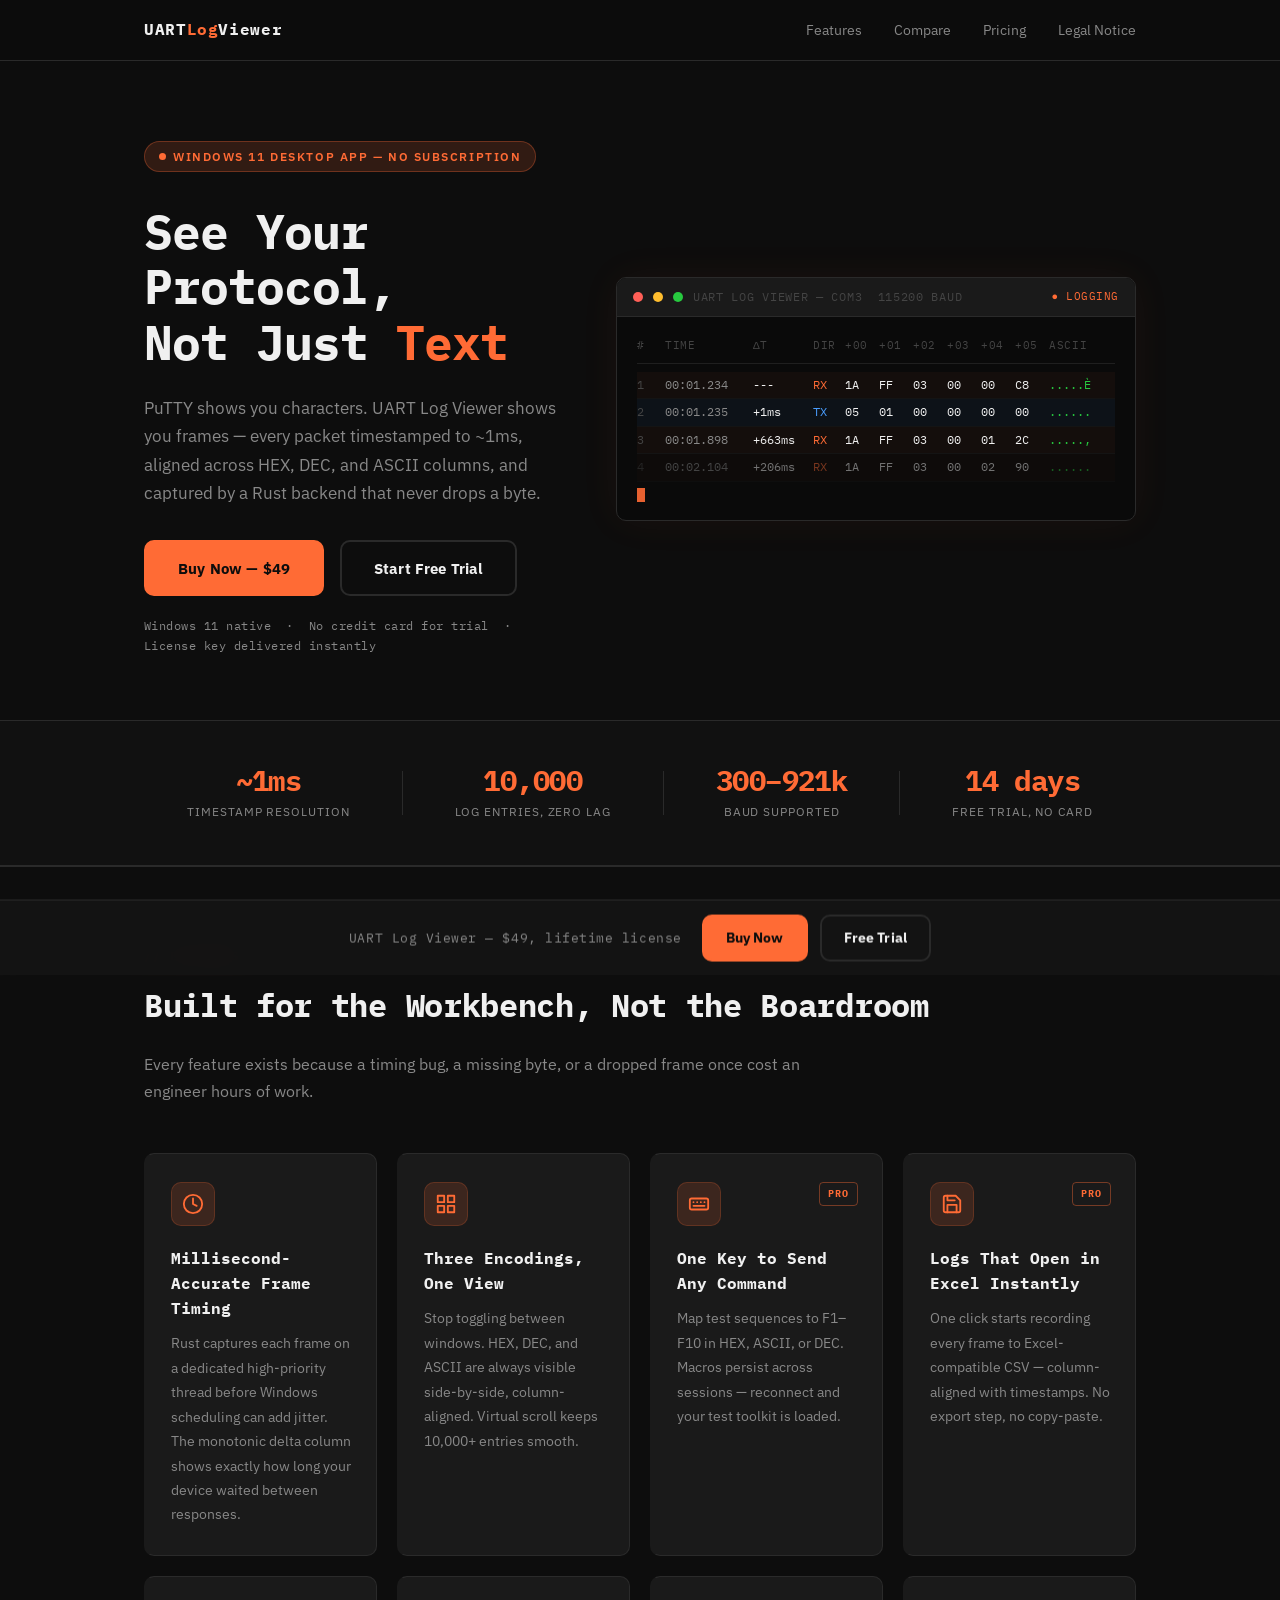
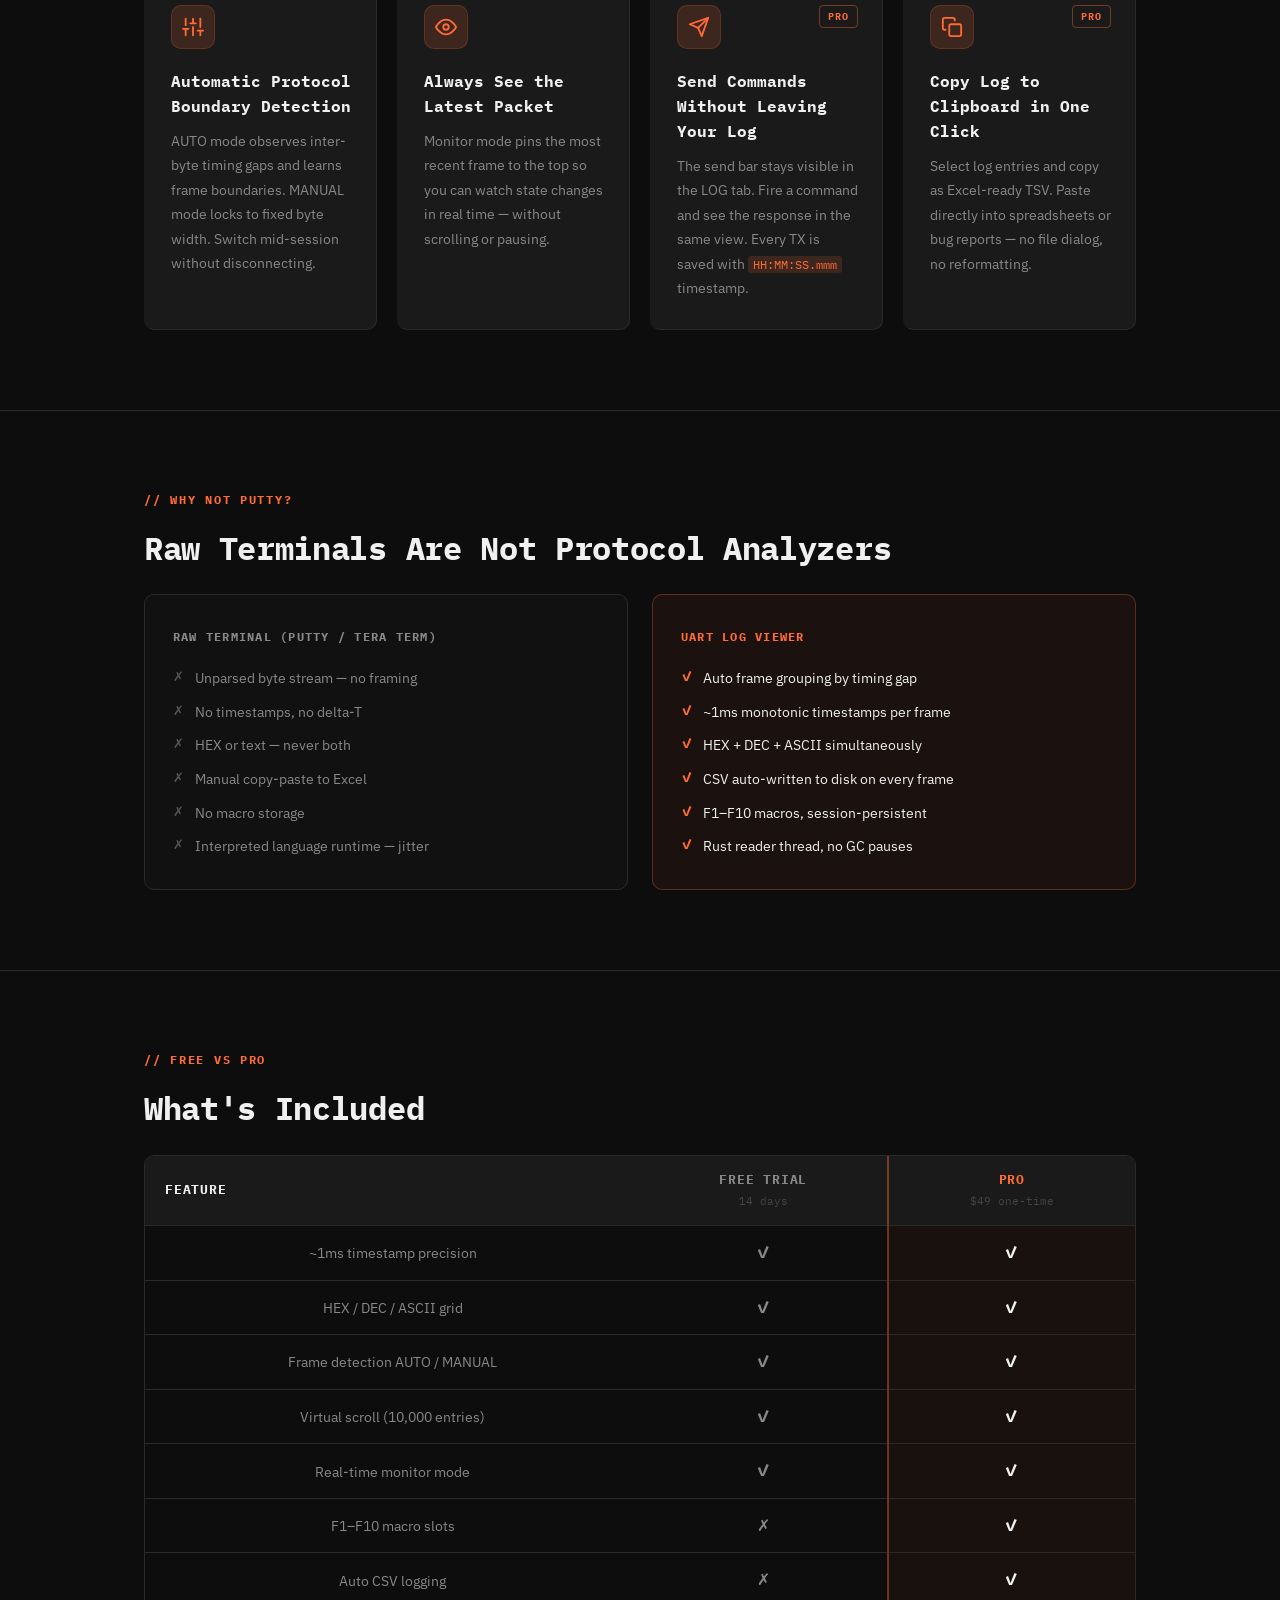
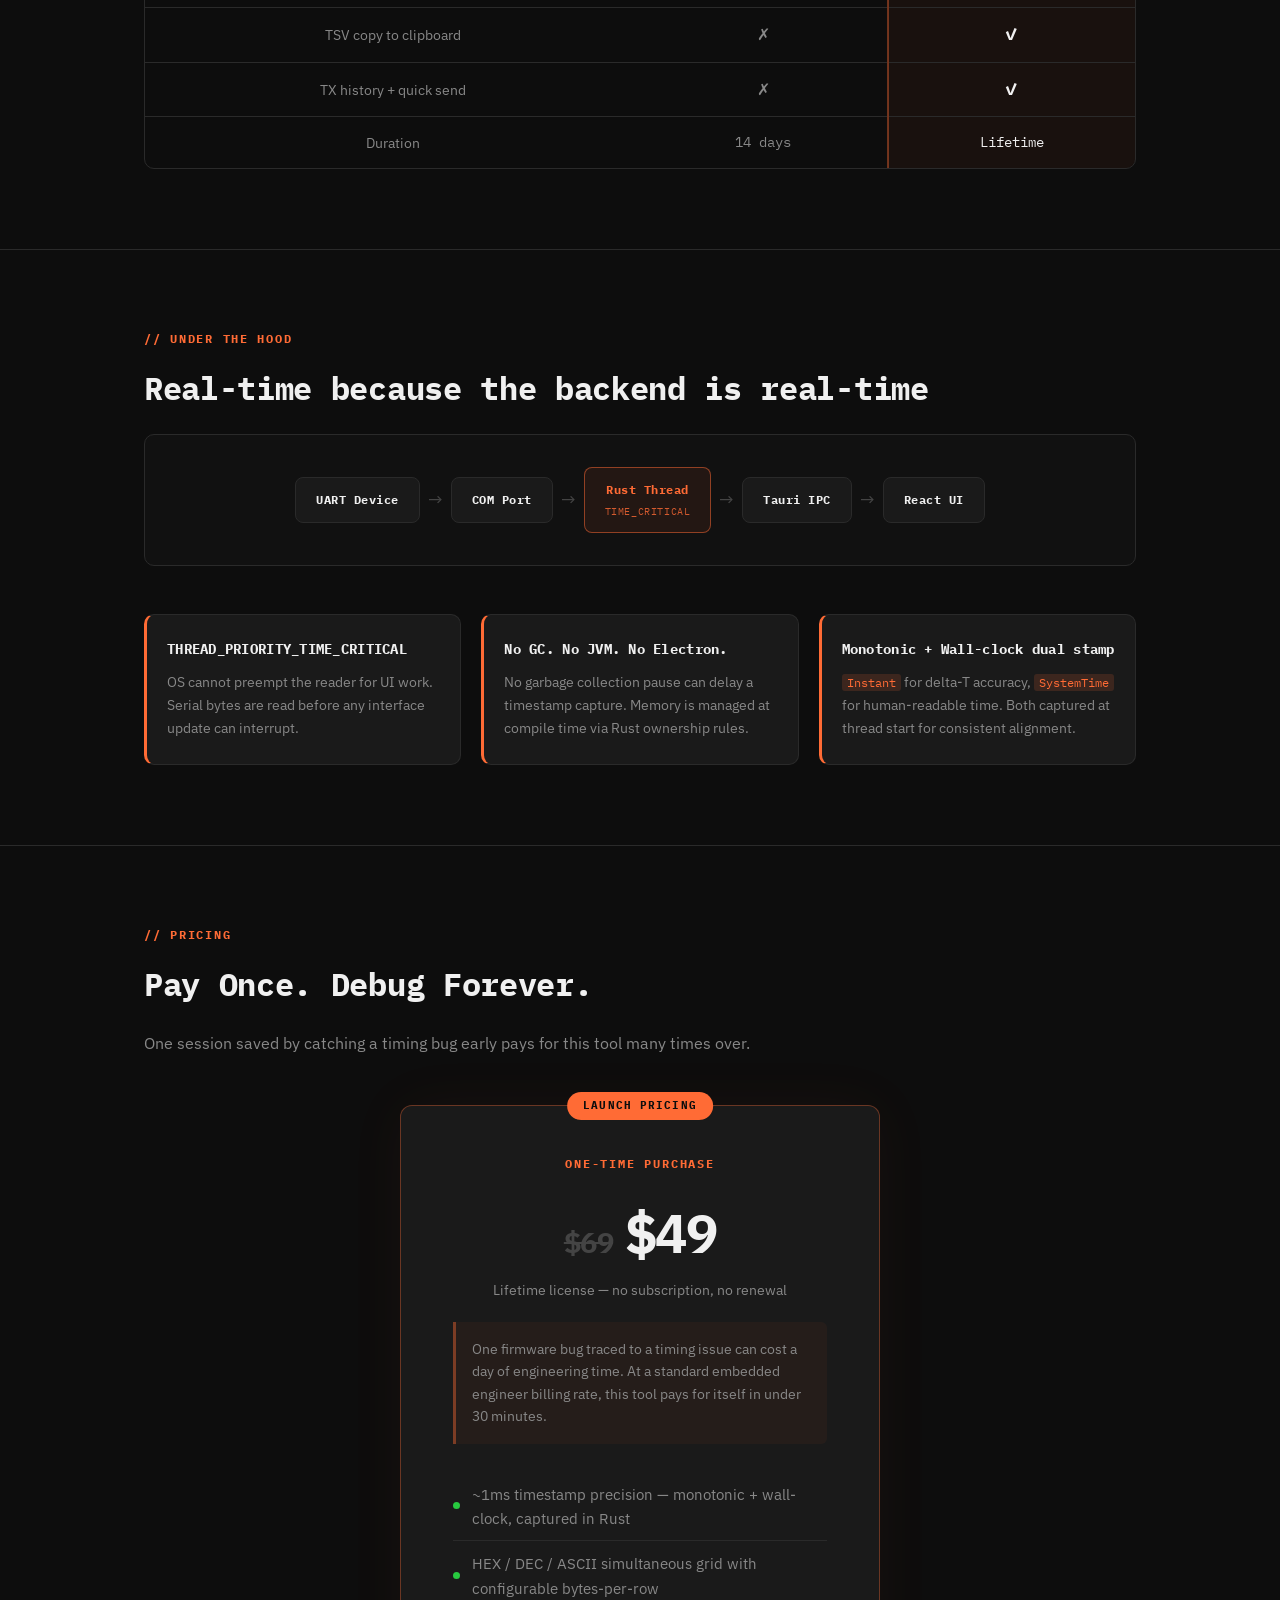
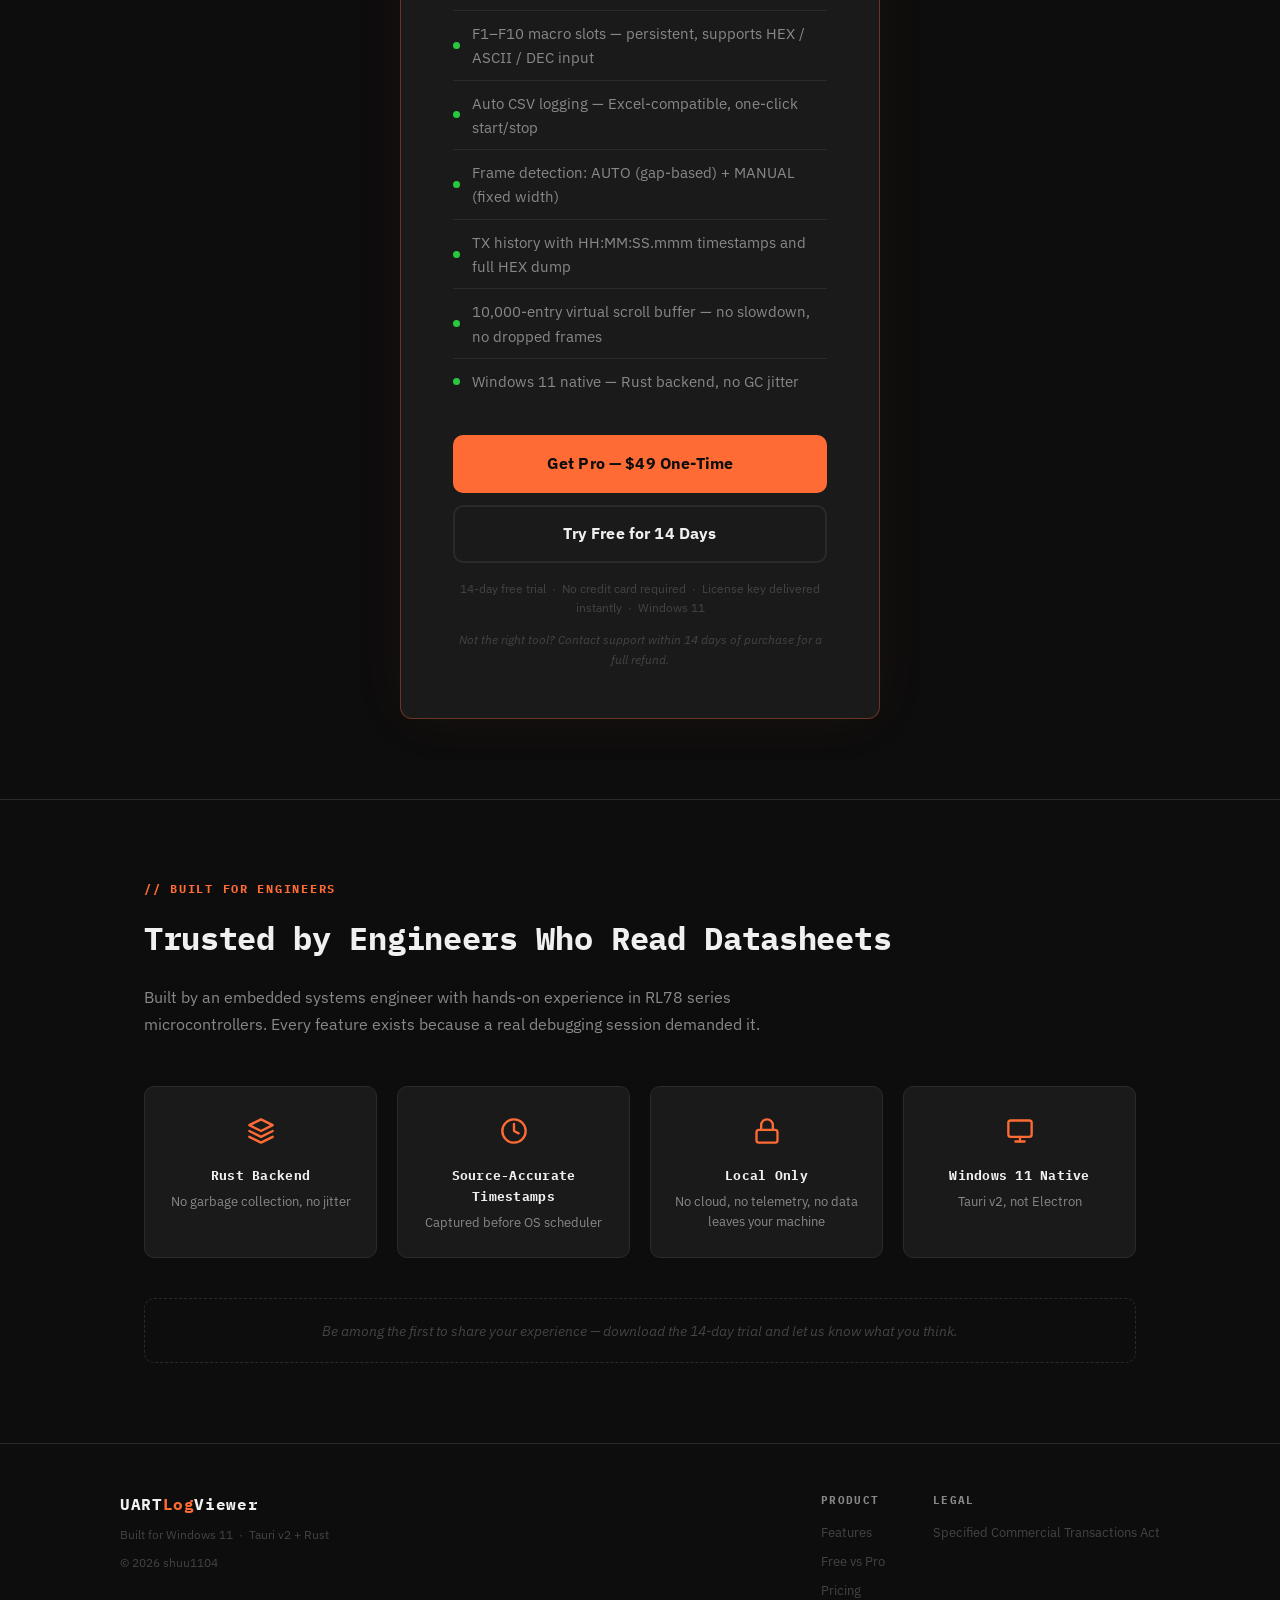
<file: index.html>
<!DOCTYPE html>
<html lang="en">
<head>
  <meta charset="UTF-8">
  <meta name="viewport" content="width=device-width, initial-scale=1.0">
  <title>UART Log Viewer — Serial Monitor for Windows</title>
  <meta name="description" content="Real-time UART serial monitor with ~1ms timestamps, HEX/DEC/ASCII grid, F1–F10 macros &amp; auto CSV logging. Windows 11 native. $49 one-time. 14-day free trial.">
  <meta property="og:title" content="UART Log Viewer — Serial Monitor for Embedded Engineers">
  <meta property="og:description" content="Stop guessing. See every UART frame timestamped to ~1ms, aligned in HEX/DEC/ASCII, and ready to export. Built in Rust for Windows 11. $49 one-time license.">
  <meta property="og:type" content="website">
  <link rel="preconnect" href="https://fonts.googleapis.com">
  <link rel="preconnect" href="https://fonts.gstatic.com" crossorigin>
  <link href="https://fonts.googleapis.com/css2?family=IBM+Plex+Mono:wght@400;600&family=IBM+Plex+Sans:wght@400;500;700&display=swap" rel="stylesheet">
  <link rel="stylesheet" href="style.css">
  <noscript><style>.reveal { opacity: 1 !important; transform: none !important; }</style></noscript>
</head>
<body>

  <!-- Navigation -->
  <nav class="nav" aria-label="Main navigation">
    <div class="nav-inner">
      <a href="index.html" class="nav-logo">UART<span>Log</span>Viewer</a>
      <ul class="nav-links">
        <li><a href="#features">Features</a></li>
        <li><a href="#compare">Compare</a></li>
        <li><a href="#pricing">Pricing</a></li>
        <li><a href="tokushoho.html">Legal Notice</a></li>
      </ul>
    </div>
  </nav>

  <!-- Hero -->
  <div class="hero">
    <div class="hero-content">
      <span class="hero-eyebrow">Windows 11 Desktop App — No Subscription</span>
      <h1 class="hero-title">See Your Protocol,<br>Not Just <span class="accent">Text</span></h1>
      <p class="hero-subtitle">PuTTY shows you characters. UART Log Viewer shows you frames &mdash; every packet timestamped to ~1ms, aligned across HEX, DEC, and ASCII columns, and captured by a Rust backend that never drops a byte.</p>
      <div class="hero-cta">
        <a href="#pricing" class="btn btn-primary">Buy Now &mdash; $49</a>
        <a href="#pricing" class="btn btn-outline">Start Free Trial</a>
      </div>
      <p class="hero-platform">Windows 11 native &nbsp;&middot;&nbsp; No credit card for trial &nbsp;&middot;&nbsp; License key delivered instantly</p>
    </div>
    <div class="hero-visual">
      <!-- Terminal mock -->
      <div class="hero-terminal" role="img" aria-label="Sample UART log output showing grid columns with HEX bytes, timestamps, direction, and ASCII">
        <div class="terminal-titlebar" aria-hidden="true">
          <span class="terminal-dot terminal-dot-red"></span>
          <span class="terminal-dot terminal-dot-yellow"></span>
          <span class="terminal-dot terminal-dot-green"></span>
          <span class="terminal-title">UART Log Viewer &mdash; COM3 &nbsp;115200 baud</span>
          <span class="terminal-status">&#9679; LOGGING</span>
        </div>
        <div class="terminal-body" aria-hidden="true">
          <div class="terminal-header-row">
            <span>#</span>
            <span>TIME</span>
            <span>&Delta;T</span>
            <span>DIR</span>
            <span>+00</span>
            <span>+01</span>
            <span>+02</span>
            <span>+03</span>
            <span>+04</span>
            <span>+05</span>
            <span>ASCII</span>
          </div>
          <div class="terminal-row terminal-row-rx">
            <span class="t-row-num">1</span>
            <span class="t-time">00:01.234</span>
            <span class="t-delta">---</span>
            <span class="t-dir-rx">RX</span>
            <span class="t-hex">1A</span>
            <span class="t-hex">FF</span>
            <span class="t-hex">03</span>
            <span class="t-hex">00</span>
            <span class="t-hex">00</span>
            <span class="t-hex">C8</span>
            <span class="t-ascii">.....&Egrave;</span>
          </div>
          <div class="terminal-row terminal-row-tx">
            <span class="t-row-num">2</span>
            <span class="t-time">00:01.235</span>
            <span class="t-delta">+1ms</span>
            <span class="t-dir-tx">TX</span>
            <span class="t-hex">05</span>
            <span class="t-hex">01</span>
            <span class="t-hex">00</span>
            <span class="t-hex">00</span>
            <span class="t-hex">00</span>
            <span class="t-hex">00</span>
            <span class="t-ascii">......</span>
          </div>
          <div class="terminal-row terminal-row-rx">
            <span class="t-row-num">3</span>
            <span class="t-time">00:01.898</span>
            <span class="t-delta">+663ms</span>
            <span class="t-dir-rx">RX</span>
            <span class="t-hex">1A</span>
            <span class="t-hex">FF</span>
            <span class="t-hex">03</span>
            <span class="t-hex">00</span>
            <span class="t-hex">01</span>
            <span class="t-hex">2C</span>
            <span class="t-ascii">.....,</span>
          </div>
          <div class="terminal-row terminal-row-rx terminal-row-faded">
            <span class="t-row-num">4</span>
            <span class="t-time">00:02.104</span>
            <span class="t-delta">+206ms</span>
            <span class="t-dir-rx">RX</span>
            <span class="t-hex">1A</span>
            <span class="t-hex">FF</span>
            <span class="t-hex">03</span>
            <span class="t-hex">00</span>
            <span class="t-hex">02</span>
            <span class="t-hex">90</span>
            <span class="t-ascii">......</span>
          </div>
          <div class="terminal-row terminal-cursor-row">
            <span class="terminal-cursor"></span>
          </div>
        </div>
      </div>
    </div>
  </div>

  <!-- Specs Strip -->
  <div class="specs-strip">
    <div class="specs-inner">
      <div class="spec-item">
        <span class="spec-val">~1ms</span>
        <span class="spec-label">Timestamp Resolution</span>
      </div>
      <div class="spec-divider"></div>
      <div class="spec-item">
        <span class="spec-val">10,000</span>
        <span class="spec-label">Log Entries, Zero Lag</span>
      </div>
      <div class="spec-divider"></div>
      <div class="spec-item">
        <span class="spec-val">300&ndash;921k</span>
        <span class="spec-label">Baud Supported</span>
      </div>
      <div class="spec-divider"></div>
      <div class="spec-item">
        <span class="spec-val">14 days</span>
        <span class="spec-label">Free Trial, No Card</span>
      </div>
    </div>
  </div>

  <hr class="divider">

  <!-- Features -->
  <section id="features">
    <p class="section-label">// Features</p>
    <h2 class="section-title">Built for the Workbench, Not the Boardroom</h2>
    <p class="section-subhead">Every feature exists because a timing bug, a missing byte, or a dropped frame once cost an engineer hours of work.</p>
    <div class="features-grid">

      <div class="feature-card reveal">
        <div class="feature-card-header">
          <div class="feature-icon-wrap" aria-hidden="true">
            <svg viewBox="0 0 24 24"><circle cx="12" cy="12" r="10"/><polyline points="12 6 12 12 16 14"/></svg>
          </div>
        </div>
        <h3 class="feature-title">Millisecond-Accurate Frame Timing</h3>
        <p class="feature-desc">Rust captures each frame on a dedicated high-priority thread before Windows scheduling can add jitter. The monotonic delta column shows exactly how long your device waited between responses.</p>
      </div>

      <div class="feature-card reveal">
        <div class="feature-card-header">
          <div class="feature-icon-wrap" aria-hidden="true">
            <svg viewBox="0 0 24 24"><rect x="3" y="3" width="7" height="7"/><rect x="14" y="3" width="7" height="7"/><rect x="14" y="14" width="7" height="7"/><rect x="3" y="14" width="7" height="7"/></svg>
          </div>
        </div>
        <h3 class="feature-title">Three Encodings, One View</h3>
        <p class="feature-desc">Stop toggling between windows. HEX, DEC, and ASCII are always visible side-by-side, column-aligned. Virtual scroll keeps 10,000+ entries smooth.</p>
      </div>

      <div class="feature-card reveal">
        <div class="feature-card-header">
          <div class="feature-icon-wrap" aria-hidden="true">
            <svg viewBox="0 0 24 24"><rect x="2" y="6" width="20" height="12" rx="2" ry="2"/><line x1="6" y1="10" x2="6" y2="10"/><line x1="10" y1="10" x2="10" y2="10"/><line x1="14" y1="10" x2="14" y2="10"/><line x1="18" y1="10" x2="18" y2="10"/><line x1="6" y1="14" x2="18" y2="14"/></svg>
          </div>
          <span class="feature-pro-badge">PRO</span>
        </div>
        <h3 class="feature-title">One Key to Send Any Command</h3>
        <p class="feature-desc">Map test sequences to F1&ndash;F10 in HEX, ASCII, or DEC. Macros persist across sessions &mdash; reconnect and your test toolkit is loaded.</p>
      </div>

      <div class="feature-card reveal">
        <div class="feature-card-header">
          <div class="feature-icon-wrap" aria-hidden="true">
            <svg viewBox="0 0 24 24"><path d="M19 21H5a2 2 0 0 1-2-2V5a2 2 0 0 1 2-2h11l5 5v11a2 2 0 0 1-2 2z"/><polyline points="17 21 17 13 7 13 7 21"/><polyline points="7 3 7 8 15 8"/></svg>
          </div>
          <span class="feature-pro-badge">PRO</span>
        </div>
        <h3 class="feature-title">Logs That Open in Excel Instantly</h3>
        <p class="feature-desc">One click starts recording every frame to Excel-compatible CSV &mdash; column-aligned with timestamps. No export step, no copy-paste.</p>
      </div>

      <div class="feature-card reveal">
        <div class="feature-card-header">
          <div class="feature-icon-wrap" aria-hidden="true">
            <svg viewBox="0 0 24 24"><line x1="4" y1="21" x2="4" y2="14"/><line x1="4" y1="10" x2="4" y2="3"/><line x1="12" y1="21" x2="12" y2="12"/><line x1="12" y1="8" x2="12" y2="3"/><line x1="20" y1="21" x2="20" y2="16"/><line x1="20" y1="12" x2="20" y2="3"/><line x1="1" y1="14" x2="7" y2="14"/><line x1="9" y1="8" x2="15" y2="8"/><line x1="17" y1="16" x2="23" y2="16"/></svg>
          </div>
        </div>
        <h3 class="feature-title">Automatic Protocol Boundary Detection</h3>
        <p class="feature-desc">AUTO mode observes inter-byte timing gaps and learns frame boundaries. MANUAL mode locks to fixed byte width. Switch mid-session without disconnecting.</p>
      </div>

      <div class="feature-card reveal">
        <div class="feature-card-header">
          <div class="feature-icon-wrap" aria-hidden="true">
            <svg viewBox="0 0 24 24"><path d="M1 12s4-8 11-8 11 8 11 8-4 8-11 8-11-8-11-8z"/><circle cx="12" cy="12" r="3"/></svg>
          </div>
        </div>
        <h3 class="feature-title">Always See the Latest Packet</h3>
        <p class="feature-desc">Monitor mode pins the most recent frame to the top so you can watch state changes in real time &mdash; without scrolling or pausing.</p>
      </div>

      <div class="feature-card reveal">
        <div class="feature-card-header">
          <div class="feature-icon-wrap" aria-hidden="true">
            <svg viewBox="0 0 24 24"><line x1="22" y1="2" x2="11" y2="13"/><polygon points="22 2 15 22 11 13 2 9 22 2"/></svg>
          </div>
          <span class="feature-pro-badge">PRO</span>
        </div>
        <h3 class="feature-title">Send Commands Without Leaving Your Log</h3>
        <p class="feature-desc">The send bar stays visible in the LOG tab. Fire a command and see the response in the same view. Every TX is saved with <code>HH:MM:SS.mmm</code> timestamp.</p>
      </div>

      <div class="feature-card reveal">
        <div class="feature-card-header">
          <div class="feature-icon-wrap" aria-hidden="true">
            <svg viewBox="0 0 24 24"><rect x="9" y="9" width="13" height="13" rx="2" ry="2"/><path d="M5 15H4a2 2 0 0 1-2-2V4a2 2 0 0 1 2-2h9a2 2 0 0 1 2 2v1"/></svg>
          </div>
          <span class="feature-pro-badge">PRO</span>
        </div>
        <h3 class="feature-title">Copy Log to Clipboard in One Click</h3>
        <p class="feature-desc">Select log entries and copy as Excel-ready TSV. Paste directly into spreadsheets or bug reports &mdash; no file dialog, no reformatting.</p>
      </div>

    </div>
  </section>

  <hr class="divider">

  <!-- Why Not PuTTY -->
  <section id="compare">
    <p class="section-label">// Why Not PuTTY?</p>
    <h2 class="section-title">Raw Terminals Are Not Protocol Analyzers</h2>
    <div class="vs-grid">
      <div class="vs-panel vs-panel-old reveal">
        <p class="vs-panel-label">Raw Terminal (PuTTY / Tera Term)</p>
        <ul class="vs-list">
          <li class="vs-item-bad">Unparsed byte stream &mdash; no framing</li>
          <li class="vs-item-bad">No timestamps, no delta-T</li>
          <li class="vs-item-bad">HEX or text &mdash; never both</li>
          <li class="vs-item-bad">Manual copy-paste to Excel</li>
          <li class="vs-item-bad">No macro storage</li>
          <li class="vs-item-bad">Interpreted language runtime &mdash; jitter</li>
        </ul>
      </div>
      <div class="vs-panel vs-panel-new reveal">
        <p class="vs-panel-label">UART Log Viewer</p>
        <ul class="vs-list">
          <li class="vs-item-good">Auto frame grouping by timing gap</li>
          <li class="vs-item-good">~1ms monotonic timestamps per frame</li>
          <li class="vs-item-good">HEX + DEC + ASCII simultaneously</li>
          <li class="vs-item-good">CSV auto-written to disk on every frame</li>
          <li class="vs-item-good">F1&ndash;F10 macros, session-persistent</li>
          <li class="vs-item-good">Rust reader thread, no GC pauses</li>
        </ul>
      </div>
    </div>
  </section>

  <hr class="divider">

  <!-- Free vs Pro Comparison Table -->
  <section id="free-vs-pro">
    <p class="section-label">// Free vs Pro</p>
    <h2 class="section-title">What's Included</h2>
    <div class="compare-table-wrap reveal" tabindex="0">
      <table class="compare-table" role="table">
        <thead>
          <tr>
            <th class="compare-feature-col">Feature</th>
            <th class="compare-free-col">Free Trial<br><span class="compare-col-sub">14 days</span></th>
            <th class="compare-pro-col">Pro<br><span class="compare-col-sub">$49 one-time</span></th>
          </tr>
        </thead>
        <tbody>
          <tr>
            <td>~1ms timestamp precision</td>
            <td class="compare-check">&#10003;</td>
            <td class="compare-check compare-pro-col">&#10003;</td>
          </tr>
          <tr>
            <td>HEX / DEC / ASCII grid</td>
            <td class="compare-check">&#10003;</td>
            <td class="compare-check compare-pro-col">&#10003;</td>
          </tr>
          <tr>
            <td>Frame detection AUTO / MANUAL</td>
            <td class="compare-check">&#10003;</td>
            <td class="compare-check compare-pro-col">&#10003;</td>
          </tr>
          <tr>
            <td>Virtual scroll (10,000 entries)</td>
            <td class="compare-check">&#10003;</td>
            <td class="compare-check compare-pro-col">&#10003;</td>
          </tr>
          <tr>
            <td>Real-time monitor mode</td>
            <td class="compare-check">&#10003;</td>
            <td class="compare-check compare-pro-col">&#10003;</td>
          </tr>
          <tr>
            <td>F1&ndash;F10 macro slots</td>
            <td class="compare-cross">&#10007;</td>
            <td class="compare-check compare-pro-col">&#10003;</td>
          </tr>
          <tr>
            <td>Auto CSV logging</td>
            <td class="compare-cross">&#10007;</td>
            <td class="compare-check compare-pro-col">&#10003;</td>
          </tr>
          <tr>
            <td>TSV copy to clipboard</td>
            <td class="compare-cross">&#10007;</td>
            <td class="compare-check compare-pro-col">&#10003;</td>
          </tr>
          <tr>
            <td>TX history + quick send</td>
            <td class="compare-cross">&#10007;</td>
            <td class="compare-check compare-pro-col">&#10003;</td>
          </tr>
          <tr class="compare-duration-row">
            <td>Duration</td>
            <td class="compare-duration">14 days</td>
            <td class="compare-duration compare-pro-col">Lifetime</td>
          </tr>
        </tbody>
      </table>
    </div>
  </section>

  <hr class="divider">

  <!-- Architecture Section -->
  <section id="architecture">
    <p class="section-label">// Under the Hood</p>
    <h2 class="section-title">Real-time because the backend is real-time</h2>
    <div class="arch-flow" aria-label="Architecture data flow diagram">
      <div class="arch-node">
        <span class="arch-node-label">UART Device</span>
      </div>
      <div class="arch-arrow" aria-hidden="true">&#8594;</div>
      <div class="arch-node">
        <span class="arch-node-label">COM Port</span>
      </div>
      <div class="arch-arrow" aria-hidden="true">&#8594;</div>
      <div class="arch-node arch-node-highlight">
        <span class="arch-node-label">Rust Thread</span>
        <span class="arch-node-sub">TIME_CRITICAL</span>
      </div>
      <div class="arch-arrow" aria-hidden="true">&#8594;</div>
      <div class="arch-node">
        <span class="arch-node-label">Tauri IPC</span>
      </div>
      <div class="arch-arrow" aria-hidden="true">&#8594;</div>
      <div class="arch-node">
        <span class="arch-node-label">React UI</span>
      </div>
    </div>
    <div class="arch-facts">
      <div class="arch-fact reveal">
        <p class="arch-fact-title">THREAD_PRIORITY_TIME_CRITICAL</p>
        <p class="arch-fact-desc">OS cannot preempt the reader for UI work. Serial bytes are read before any interface update can interrupt.</p>
      </div>
      <div class="arch-fact reveal">
        <p class="arch-fact-title">No GC. No JVM. No Electron.</p>
        <p class="arch-fact-desc">No garbage collection pause can delay a timestamp capture. Memory is managed at compile time via Rust ownership rules.</p>
      </div>
      <div class="arch-fact reveal">
        <p class="arch-fact-title">Monotonic + Wall-clock dual stamp</p>
        <p class="arch-fact-desc"><code>Instant</code> for delta-T accuracy, <code>SystemTime</code> for human-readable time. Both captured at thread start for consistent alignment.</p>
      </div>
    </div>
  </section>

  <hr class="divider">

  <!-- Pricing -->
  <section id="pricing">
    <p class="section-label">// Pricing</p>
    <h2 class="section-title">Pay Once. Debug Forever.</h2>
    <p class="section-subhead">One session saved by catching a timing bug early pays for this tool many times over.</p>
    <div class="pricing-wrapper">
      <div class="pricing-card">
        <span class="pricing-badge">Launch Pricing</span>
        <p class="pricing-label">One-Time Purchase</p>
        <div class="pricing-price-row">
          <span class="pricing-price-old">$69</span>
          <span class="pricing-price">$49</span>
        </div>
        <p class="pricing-price-note">Lifetime license &mdash; no subscription, no renewal</p>
        <p class="pricing-value-anchor">One firmware bug traced to a timing issue can cost a day of engineering time. At a standard embedded engineer billing rate, this tool pays for itself in under 30 minutes.</p>
        <ul class="pricing-features">
          <li>~1ms timestamp precision &mdash; monotonic + wall-clock, captured in Rust</li>
          <li>HEX / DEC / ASCII simultaneous grid with configurable bytes-per-row</li>
          <li>F1&ndash;F10 macro slots &mdash; persistent, supports HEX / ASCII / DEC input</li>
          <li>Auto CSV logging &mdash; Excel-compatible, one-click start/stop</li>
          <li>Frame detection: AUTO (gap-based) + MANUAL (fixed width)</li>
          <li>TX history with HH:MM:SS.mmm timestamps and full HEX dump</li>
          <li>10,000-entry virtual scroll buffer &mdash; no slowdown, no dropped frames</li>
          <li>Windows 11 native &mdash; Rust backend, no GC jitter</li>
        </ul>
        <a href="#pricing" class="btn btn-primary">Get Pro &mdash; $49 One-Time</a>
        <a href="#pricing" class="btn btn-outline pricing-trial-btn">Try Free for 14 Days</a>
        <p class="pricing-trial-note">14-day free trial &nbsp;&middot;&nbsp; No credit card required &nbsp;&middot;&nbsp; License key delivered instantly &nbsp;&middot;&nbsp; Windows 11</p>
        <p class="pricing-refund">Not the right tool? Contact support within 14 days of purchase for a full refund.</p>
      </div>
    </div>
  </section>

  <hr class="divider">

  <!-- Trust Section -->
  <section id="trust">
    <p class="section-label">// Built for Engineers</p>
    <h2 class="section-title">Trusted by Engineers Who Read Datasheets</h2>
    <p class="trust-credibility">Built by an embedded systems engineer with hands-on experience in RL78 series microcontrollers. Every feature exists because a real debugging session demanded it.</p>
    <div class="trust-badges">
      <div class="trust-badge reveal">
        <div class="trust-badge-icon" aria-hidden="true">
          <svg viewBox="0 0 24 24"><path d="M12 2L2 7l10 5 10-5-10-5z"/><path d="M2 17l10 5 10-5"/><path d="M2 12l10 5 10-5"/></svg>
        </div>
        <p class="trust-badge-label">Rust Backend</p>
        <p class="trust-badge-sub">No garbage collection, no jitter</p>
      </div>
      <div class="trust-badge reveal">
        <div class="trust-badge-icon" aria-hidden="true">
          <svg viewBox="0 0 24 24"><circle cx="12" cy="12" r="10"/><polyline points="12 6 12 12 16 14"/></svg>
        </div>
        <p class="trust-badge-label">Source-Accurate Timestamps</p>
        <p class="trust-badge-sub">Captured before OS scheduler</p>
      </div>
      <div class="trust-badge reveal">
        <div class="trust-badge-icon" aria-hidden="true">
          <svg viewBox="0 0 24 24"><rect x="3" y="11" width="18" height="11" rx="2" ry="2"/><path d="M7 11V7a5 5 0 0 1 10 0v4"/></svg>
        </div>
        <p class="trust-badge-label">Local Only</p>
        <p class="trust-badge-sub">No cloud, no telemetry, no data leaves your machine</p>
      </div>
      <div class="trust-badge reveal">
        <div class="trust-badge-icon" aria-hidden="true">
          <svg viewBox="0 0 24 24"><rect x="2" y="3" width="20" height="14" rx="2" ry="2"/><line x1="8" y1="21" x2="16" y2="21"/><line x1="12" y1="17" x2="12" y2="21"/></svg>
        </div>
        <p class="trust-badge-label">Windows 11 Native</p>
        <p class="trust-badge-sub">Tauri v2, not Electron</p>
      </div>
    </div>
    <p class="trust-placeholder">Be among the first to share your experience &mdash; download the 14-day trial and let us know what you think.</p>
  </section>

  <!-- Footer -->
  <footer>
    <div class="footer-inner footer-structured">
      <div class="footer-brand">
        <a href="index.html" class="nav-logo">UART<span>Log</span>Viewer</a>
        <p class="footer-tagline">Built for Windows 11 &nbsp;&middot;&nbsp; Tauri v2 + Rust</p>
        <p class="footer-copy">&copy; 2026 shuu1104</p>
      </div>
      <div class="footer-cols">
        <div class="footer-col">
          <p class="footer-col-heading">Product</p>
          <nav aria-label="Product links">
            <a href="#features">Features</a>
            <a href="#free-vs-pro">Free vs Pro</a>
            <a href="#pricing">Pricing</a>
          </nav>
        </div>
        <div class="footer-col">
          <p class="footer-col-heading">Legal</p>
          <nav aria-label="Legal links">
            <a href="tokushoho.html">Specified Commercial Transactions Act</a>
          </nav>
        </div>
      </div>
    </div>
  </footer>

  <!-- Sticky CTA Bar -->
  <div class="sticky-cta" id="sticky-cta" aria-hidden="true" aria-label="Purchase prompt">
    <span class="sticky-cta-text">UART Log Viewer &mdash; $49, lifetime license</span>
    <div class="sticky-cta-buttons">
      <a href="#pricing" class="btn btn-primary sticky-btn" tabindex="-1">Buy Now</a>
      <a href="#pricing" class="btn btn-outline sticky-btn" tabindex="-1">Free Trial</a>
    </div>
  </div>

  <script>
    // Sticky CTA — show after hero scrolls out of view
    (function () {
      var hero = document.querySelector('.hero');
      var bar = document.getElementById('sticky-cta');
      if (!hero || !bar) return;
      var stickyBtns = bar.querySelectorAll('.sticky-btn');

      function setVisible(visible) {
        if (visible) {
          bar.classList.add('sticky-cta-visible');
          bar.setAttribute('aria-hidden', 'false');
          stickyBtns.forEach(function (btn) { btn.setAttribute('tabindex', '0'); });
        } else {
          bar.classList.remove('sticky-cta-visible');
          bar.setAttribute('aria-hidden', 'true');
          stickyBtns.forEach(function (btn) { btn.setAttribute('tabindex', '-1'); });
        }
      }

      if ('IntersectionObserver' in window) {
        var obs = new IntersectionObserver(function (entries) {
          setVisible(!entries[0].isIntersecting);
        }, { threshold: 0 });
        obs.observe(hero);
      }
    })();

    // Scroll reveal animation
    (function () {
      var prefersReduced = window.matchMedia('(prefers-reduced-motion: reduce)').matches;
      if (prefersReduced) return;
      var els = document.querySelectorAll('.reveal');
      if (!('IntersectionObserver' in window)) {
        els.forEach(function (el) { el.classList.add('is-visible'); });
        return;
      }
      var revealObs = new IntersectionObserver(function (entries) {
        entries.forEach(function (entry) {
          if (entry.isIntersecting) {
            entry.target.classList.add('is-visible');
            revealObs.unobserve(entry.target);
          }
        });
      }, { threshold: 0.1 });
      els.forEach(function (el) { revealObs.observe(el); });
    })();
  </script>

</body>
</html>
</file>
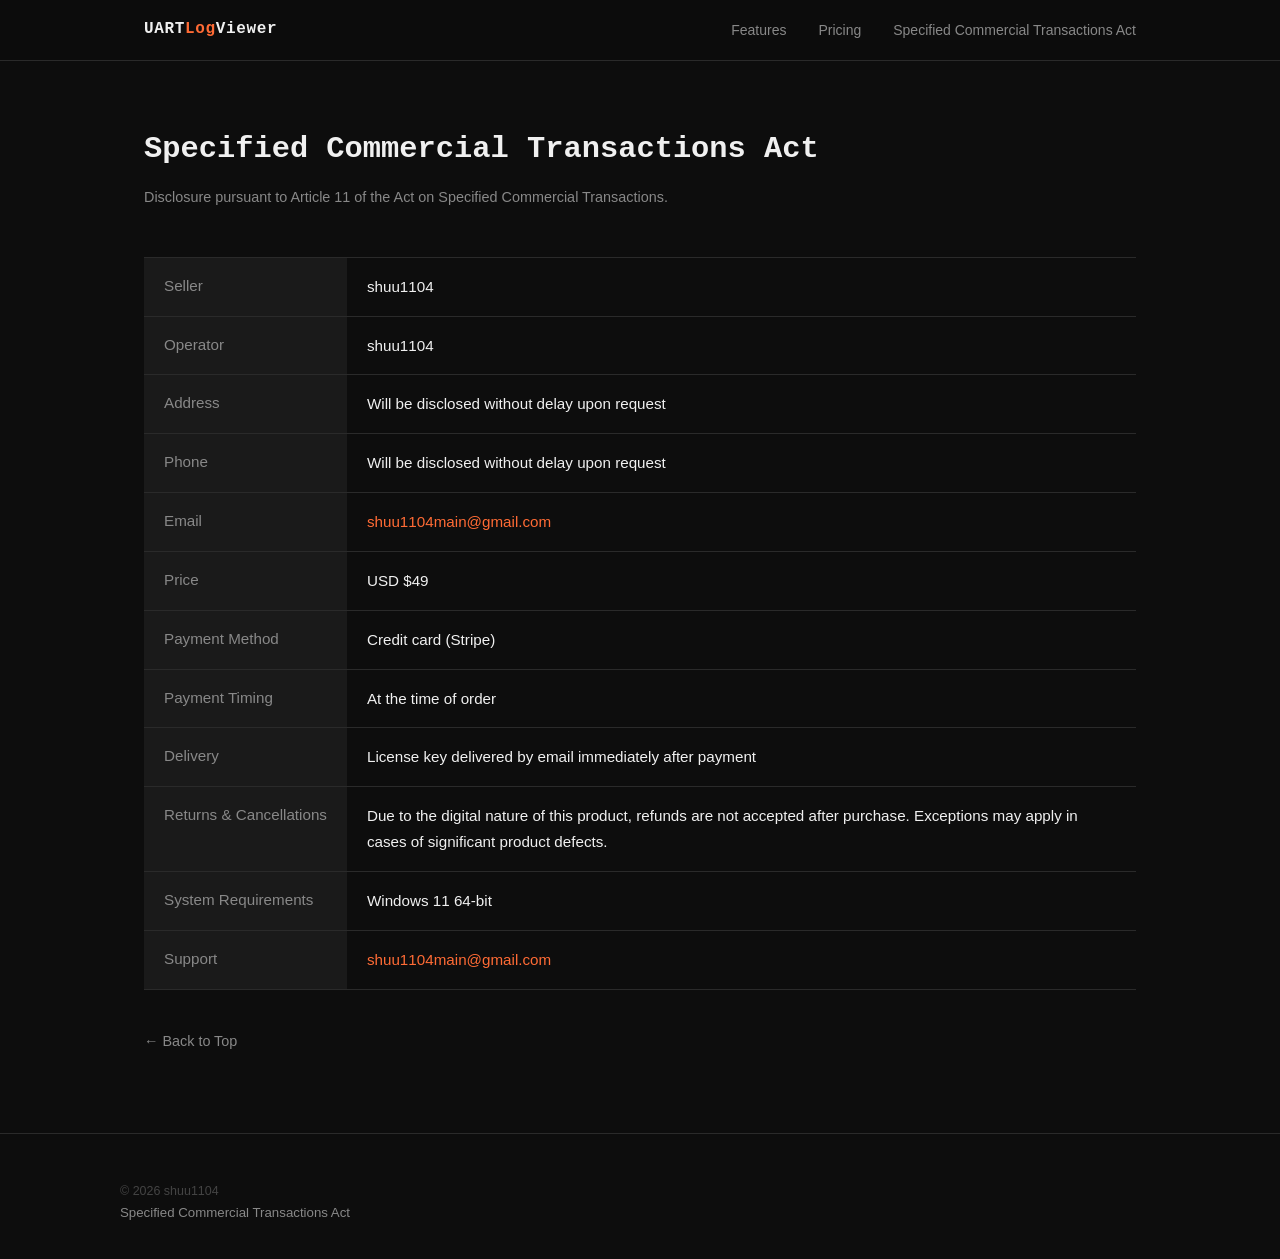
<file: tokushoho.html>
<!DOCTYPE html>
<html lang="en">
<head>
  <meta charset="UTF-8">
  <meta name="viewport" content="width=device-width, initial-scale=1.0">
  <title>Specified Commercial Transactions Act — UART Log Viewer</title>
  <meta name="description" content="Specified Commercial Transactions Act disclosure for UART Log Viewer">
  <link rel="stylesheet" href="style.css">
</head>
<body>

  <!-- Navigation -->
  <nav class="nav">
    <div class="nav-inner">
      <a href="index.html" class="nav-logo">UART<span>Log</span>Viewer</a>
      <ul class="nav-links">
        <li><a href="index.html#features">Features</a></li>
        <li><a href="index.html#pricing">Pricing</a></li>
        <li><a href="tokushoho.html">Specified Commercial Transactions Act</a></li>
      </ul>
    </div>
  </nav>

  <!-- Page Header -->
  <div class="page-header">
    <h1>Specified Commercial Transactions Act</h1>
    <p>Disclosure pursuant to Article 11 of the Act on Specified Commercial Transactions.</p>
  </div>

  <!-- Table -->
  <div class="tokushoho-section">
    <table class="tokushoho-table">
      <tbody>
        <tr>
          <th>Seller</th>
          <td>shuu1104</td>
        </tr>
        <tr>
          <th>Operator</th>
          <td>shuu1104</td>
        </tr>
        <tr>
          <th>Address</th>
          <td>Will be disclosed without delay upon request</td>
        </tr>
        <tr>
          <th>Phone</th>
          <td>Will be disclosed without delay upon request</td>
        </tr>
        <tr>
          <th>Email</th>
          <td><a href="mailto:shuu1104main@gmail.com">shuu1104main@gmail.com</a></td>
        </tr>
        <tr>
          <th>Price</th>
          <td>USD $49</td>
        </tr>
        <tr>
          <th>Payment Method</th>
          <td>Credit card (Stripe)</td>
        </tr>
        <tr>
          <th>Payment Timing</th>
          <td>At the time of order</td>
        </tr>
        <tr>
          <th>Delivery</th>
          <td>License key delivered by email immediately after payment</td>
        </tr>
        <tr>
          <th>Returns &amp; Cancellations</th>
          <td>
            Due to the digital nature of this product, refunds are not accepted after purchase.
            Exceptions may apply in cases of significant product defects.
          </td>
        </tr>
        <tr>
          <th>System Requirements</th>
          <td>Windows 11 64-bit</td>
        </tr>
        <tr>
          <th>Support</th>
          <td><a href="mailto:shuu1104main@gmail.com">shuu1104main@gmail.com</a></td>
        </tr>
      </tbody>
    </table>

    <a href="index.html" class="back-link">&#8592; Back to Top</a>
  </div>

  <!-- Footer -->
  <footer>
    <div class="footer-inner">
      <p class="footer-copy">&copy; 2026 shuu1104</p>
      <nav class="footer-links" aria-label="Footer links">
        <a href="tokushoho.html">Specified Commercial Transactions Act</a>
      </nav>
    </div>
  </footer>

</body>
</html>
</file>
<file: style.css>
/* ========================================
   UART Log Viewer — Shared Styles
   ======================================== */

*, *::before, *::after {
  box-sizing: border-box;
  margin: 0;
  padding: 0;
}

:root {
  --bg:           #0d0d0d;
  --bg-subtle:    #111111;
  --card:         #1a1a1a;
  --card-border:  #2a2a2a;
  --card-hover:   #202020;
  --accent:       #ff6b35;
  --accent-dim:   #cc5528;
  --accent-glow:  rgba(255, 107, 53, 0.15);
  --text:         #f0f0f0;
  --text-muted:   #888;
  --text-dim:     #444;
  --green:        #27c93f;
  --red:          #ff5f57;
  --yellow:       #ffbd2e;
  --radius:       10px;
  --max-width:    1040px;
  --font-mono:    'IBM Plex Mono', 'Courier New', 'Consolas', monospace;
  --font-body:    'IBM Plex Sans', -apple-system, BlinkMacSystemFont, 'Segoe UI', sans-serif;
}

html {
  scroll-behavior: smooth;
}

body {
  background-color: var(--bg);
  color: var(--text);
  font-family: var(--font-body);
  font-size: 16px;
  line-height: 1.6;
  min-height: 100vh;
  -webkit-font-smoothing: antialiased;
}

a {
  color: var(--accent);
  text-decoration: none;
}

a:hover {
  text-decoration: underline;
}

:focus-visible {
  outline: 2px solid var(--accent);
  outline-offset: 2px;
}

@media (prefers-reduced-motion: reduce) {
  *, *::before, *::after {
    animation-duration: 0.01ms !important;
    transition-duration: 0.01ms !important;
  }
}

/* ----------------------------------------
   Navigation
   ---------------------------------------- */

.nav {
  position: sticky;
  top: 0;
  z-index: 100;
  background-color: rgba(13, 13, 13, 0.94);
  backdrop-filter: blur(10px);
  border-bottom: 1px solid var(--card-border);
}

.nav-inner {
  max-width: var(--max-width);
  margin: 0 auto;
  padding: 0 24px;
  height: 60px;
  display: flex;
  align-items: center;
  justify-content: space-between;
}

.nav-logo {
  font-family: var(--font-mono);
  font-size: 1rem;
  font-weight: 700;
  color: var(--text);
  letter-spacing: 0.04em;
  text-decoration: none;
}

.nav-logo span {
  color: var(--accent);
}

.nav-links {
  display: flex;
  gap: 32px;
  list-style: none;
}

.nav-links a {
  color: var(--text-muted);
  font-size: 0.875rem;
  transition: color 0.15s;
  padding-bottom: 2px;
}

.nav-links a:hover {
  color: var(--text);
  text-decoration: none;
  border-bottom: 2px solid var(--accent);
}

/* ----------------------------------------
   Hero — 2-column layout
   ---------------------------------------- */

.hero {
  padding: 80px 24px 64px;
  max-width: var(--max-width);
  margin: 0 auto;
  display: flex;
  align-items: center;
  gap: 56px;
}

.hero-content {
  flex: 1;
  min-width: 0;
  text-align: left;
}

.hero-visual {
  flex: 0 0 auto;
  width: 520px;
}

@media (max-width: 1023px) {
  .hero {
    flex-direction: column;
    text-align: center;
    padding: 72px 24px 56px;
  }

  .hero-content {
    text-align: center;
  }

  .hero-visual {
    width: 100%;
    max-width: 640px;
  }
}

.hero-eyebrow {
  display: inline-flex;
  align-items: center;
  gap: 7px;
  font-size: 0.75rem;
  font-weight: 600;
  letter-spacing: 0.13em;
  text-transform: uppercase;
  color: var(--accent);
  background: var(--accent-glow);
  border: 1px solid rgba(255, 107, 53, 0.3);
  border-radius: 20px;
  padding: 5px 14px;
  margin-bottom: 32px;
}

.hero-eyebrow::before {
  content: '';
  display: inline-block;
  width: 7px;
  height: 7px;
  background: var(--accent);
  border-radius: 50%;
  animation: pulse 2s ease-in-out infinite;
}

@keyframes pulse {
  0%, 100% { opacity: 1; }
  50%       { opacity: 0.4; }
}

.hero-title {
  font-family: var(--font-mono);
  font-size: clamp(1.9rem, 4.5vw, 3rem);
  font-weight: 700;
  letter-spacing: -0.02em;
  line-height: 1.15;
  margin-bottom: 24px;
}

.hero-title .accent {
  color: var(--accent);
}

.hero-subtitle {
  font-size: 1.05rem;
  color: var(--text-muted);
  margin-bottom: 32px;
  line-height: 1.7;
}

.hero-platform {
  margin-top: 20px;
  margin-bottom: 0;
  font-size: 0.78rem;
  color: var(--text-muted);
  font-family: var(--font-mono);
  letter-spacing: 0.04em;
}

/* CTA buttons */
.hero-cta {
  display: flex;
  align-items: center;
  gap: 16px;
  flex-wrap: wrap;
}

@media (max-width: 1023px) {
  .hero-cta {
    justify-content: center;
  }
}

.btn {
  display: inline-block;
  padding: 14px 32px;
  border-radius: var(--radius);
  font-size: 0.95rem;
  font-weight: 700;
  cursor: pointer;
  transition: background-color 0.15s, transform 0.1s, border-color 0.15s;
  border: 2px solid transparent;
  letter-spacing: 0.01em;
}

.btn:focus-visible {
  outline: 2px solid var(--accent);
  outline-offset: 3px;
}

.btn-primary {
  background-color: var(--accent);
  color: #0d0d0d;
  border-color: var(--accent);
  font-weight: 700;
}

.btn-primary:hover {
  background-color: var(--accent-dim);
  border-color: var(--accent-dim);
  color: #0d0d0d;
  text-decoration: none;
  transform: translateY(-1px);
}

.btn-outline {
  background-color: transparent;
  color: var(--text);
  border-color: var(--card-border);
}

.btn-outline:hover {
  background-color: var(--card);
  border-color: #3a3a3a;
  text-decoration: none;
}

/* ----------------------------------------
   Terminal mock
   ---------------------------------------- */

.hero-terminal {
  background: #0a0a0a;
  border: 1px solid var(--card-border);
  border-radius: var(--radius);
  overflow: hidden;
  text-align: left;
  box-shadow: 0 0 40px rgba(255, 107, 53, 0.06);
  animation: terminal-glow 4s ease-in-out infinite;
}

@keyframes terminal-glow {
  0%, 100% { box-shadow: 0 0 40px rgba(255, 107, 53, 0.06); }
  50%       { box-shadow: 0 0 60px rgba(255, 107, 53, 0.14); }
}

.hero-visual .hero-terminal {
  max-width: 100%;
  margin: 0;
}

.terminal-titlebar {
  background: var(--card);
  border-bottom: 1px solid var(--card-border);
  padding: 10px 16px;
  display: flex;
  align-items: center;
  gap: 10px;
  justify-content: flex-start;
}

.terminal-dot {
  width: 10px;
  height: 10px;
  border-radius: 50%;
  background: var(--text-dim);
  flex-shrink: 0;
}

.terminal-dot-red    { background: var(--red); }
.terminal-dot-yellow { background: var(--yellow); }
.terminal-dot-green  { background: var(--green); }

.terminal-title {
  font-family: var(--font-mono);
  font-size: 0.72rem;
  color: var(--text-dim);
  letter-spacing: 0.06em;
  text-transform: uppercase;
}

.terminal-status {
  font-family: var(--font-mono);
  font-size: 0.68rem;
  color: var(--accent);
  letter-spacing: 0.05em;
  margin-left: auto;
}

.terminal-body {
  padding: 20px 20px 16px;
  overflow-x: auto;
}

.terminal-header-row {
  display: grid;
  grid-template-columns: 28px 88px 60px 32px repeat(6, 34px) 1fr;
  gap: 0;
  font-family: var(--font-mono);
  font-size: 0.7rem;
  color: var(--text-dim);
  padding-bottom: 8px;
  border-bottom: 1px solid #1f1f1f;
  margin-bottom: 8px;
  letter-spacing: 0.06em;
  text-transform: uppercase;
}

.terminal-row {
  display: grid;
  grid-template-columns: 28px 88px 60px 32px repeat(6, 34px) 1fr;
  gap: 0;
  font-family: var(--font-mono);
  font-size: 0.72rem;
  padding: 4px 0;
  border-bottom: 1px solid #141414;
  align-items: center;
}

.terminal-row-rx {
  background-color: rgba(255, 107, 53, 0.04);
}

.terminal-row-tx {
  background-color: rgba(74, 158, 255, 0.06);
}

.terminal-row-faded {
  opacity: 0.45;
}

.terminal-row:last-child {
  border-bottom: none;
}

.terminal-cursor-row {
  padding: 6px 0 2px;
  border-bottom: none;
  display: flex;
  align-items: center;
}

.terminal-cursor {
  display: inline-block;
  width: 8px;
  height: 14px;
  background: var(--accent);
  opacity: 0.9;
  animation: blink-cursor 1.1s step-end infinite;
}

@keyframes blink-cursor {
  0%, 100% { opacity: 0.9; }
  50%       { opacity: 0; }
}

.t-row-num { color: var(--text-dim); }
.t-hex     { color: var(--text); }
.t-dim     { color: #3a3a3a; }
.t-ascii   { color: var(--green); }
.t-time    { color: var(--text-muted); }
.t-delta   { color: var(--text); }
.t-dir-rx  { color: var(--accent); }
.t-dir-tx  { color: #4a9eff; }
.t-dec     { color: #b0b0b0; }
.t-len     { color: var(--text-dim); }

/* ----------------------------------------
   Specs Strip
   ---------------------------------------- */

.specs-strip {
  background: var(--bg-subtle);
  border-top: 1px solid var(--card-border);
  border-bottom: 1px solid var(--card-border);
  padding: 36px 24px;
}

.specs-inner {
  max-width: var(--max-width);
  margin: 0 auto;
  display: flex;
  align-items: center;
  justify-content: center;
  flex-wrap: wrap;
}

.spec-item {
  display: flex;
  flex-direction: column;
  align-items: center;
  padding: 8px 52px;
  text-align: center;
}

.spec-val {
  font-family: var(--font-mono);
  font-size: 1.8rem;
  font-weight: 700;
  color: var(--accent);
  letter-spacing: -0.02em;
  line-height: 1.1;
}

.spec-label {
  font-size: 0.72rem;
  color: var(--text-muted);
  margin-top: 6px;
  letter-spacing: 0.08em;
  text-transform: uppercase;
}

.spec-divider {
  width: 1px;
  height: 44px;
  background: var(--card-border);
  flex-shrink: 0;
}

@media (max-width: 640px) {
  .spec-item { padding: 12px 20px; width: 50%; }
  .spec-divider { display: none; }
}

/* ----------------------------------------
   Section
   ---------------------------------------- */

section {
  padding: 80px 24px;
  max-width: var(--max-width);
  margin: 0 auto;
}

.section-label {
  font-size: 0.72rem;
  font-weight: 700;
  letter-spacing: 0.15em;
  text-transform: uppercase;
  color: var(--accent);
  font-family: var(--font-mono);
  margin-bottom: 14px;
}

.section-title {
  font-size: clamp(1.5rem, 3vw, 2rem);
  font-weight: 700;
  margin-bottom: 20px;
  letter-spacing: -0.01em;
  font-family: var(--font-mono);
}

.section-subhead {
  font-size: 1rem;
  color: var(--text-muted);
  margin-bottom: 48px;
  max-width: 680px;
  line-height: 1.7;
}

/* ----------------------------------------
   Divider
   ---------------------------------------- */

.divider {
  border: none;
  border-top: 1px solid var(--card-border);
  margin: 0;
}

/* ----------------------------------------
   Feature Cards
   ---------------------------------------- */

.features-grid {
  display: grid;
  grid-template-columns: repeat(4, 1fr);
  gap: 20px;
}

@media (max-width: 960px) {
  .features-grid {
    grid-template-columns: repeat(2, 1fr);
  }
}

@media (max-width: 520px) {
  .features-grid {
    grid-template-columns: 1fr;
  }
}

.feature-card {
  background: var(--card);
  border-top: 1px solid var(--card-border);
  border-right: 1px solid var(--card-border);
  border-bottom: 1px solid var(--card-border);
  border-left: 3px solid transparent;
  border-radius: var(--radius);
  padding: 28px 24px;
  transition: border-left-color 0.2s, background-color 0.2s, transform 0.2s, box-shadow 0.2s;
}

.feature-card:hover {
  border-left-color: var(--accent);
  background-color: var(--card-hover);
  transform: translateY(-3px);
  box-shadow: 0 8px 24px rgba(255, 107, 53, 0.1);
}

/* Feature card header: icon + PRO badge row */
.feature-card-header {
  display: flex;
  align-items: flex-start;
  justify-content: space-between;
  margin-bottom: 20px;
}

.feature-icon-wrap {
  width: 44px;
  height: 44px;
  border-radius: 10px;
  background: var(--accent-glow);
  border: 1px solid rgba(255, 107, 53, 0.2);
  display: flex;
  align-items: center;
  justify-content: center;
  flex-shrink: 0;
}

.feature-icon-wrap svg {
  width: 22px;
  height: 22px;
  stroke: var(--accent);
  fill: none;
  stroke-width: 2;
  stroke-linecap: round;
  stroke-linejoin: round;
}

.feature-pro-badge {
  font-family: var(--font-mono);
  font-size: 0.6rem;
  font-weight: 700;
  letter-spacing: 0.12em;
  color: var(--accent);
  border: 1px solid rgba(255, 107, 53, 0.4);
  border-radius: 4px;
  padding: 3px 8px;
  text-transform: uppercase;
  position: relative;
  overflow: hidden;
  transition: background-color 0.2s;
}

.feature-pro-badge::after {
  content: '';
  position: absolute;
  top: 0;
  left: -100%;
  width: 60%;
  height: 100%;
  background: linear-gradient(90deg, transparent, rgba(255, 107, 53, 0.18), transparent);
  transition: left 0.4s ease;
}

.feature-card:hover .feature-pro-badge::after {
  left: 160%;
}

.feature-title {
  font-size: 0.975rem;
  font-weight: 700;
  margin-bottom: 10px;
  color: var(--text);
  font-family: var(--font-mono);
}

.feature-desc {
  font-size: 0.9rem;
  color: var(--text-muted);
  line-height: 1.7;
}

.feature-desc code {
  font-family: var(--font-mono);
  font-size: 0.82em;
  color: var(--accent);
  background: var(--accent-glow);
  padding: 1px 5px;
  border-radius: 3px;
}

/* ----------------------------------------
   Why Not PuTTY — vs-grid
   ---------------------------------------- */

.vs-grid {
  display: grid;
  grid-template-columns: 1fr 1fr;
  gap: 24px;
}

@media (max-width: 640px) {
  .vs-grid {
    grid-template-columns: 1fr;
  }
}

.vs-panel {
  border-radius: var(--radius);
  padding: 32px 28px;
}

.vs-panel-old {
  background: #111111;
  border: 1px solid var(--card-border);
}

.vs-panel-new {
  background: rgba(255, 107, 53, 0.06);
  border: 1px solid rgba(255, 107, 53, 0.3);
}

.vs-panel-label {
  font-family: var(--font-mono);
  font-size: 0.78rem;
  font-weight: 700;
  letter-spacing: 0.1em;
  text-transform: uppercase;
  margin-bottom: 20px;
  color: var(--text-muted);
}

.vs-panel-new .vs-panel-label {
  color: var(--accent);
}

.vs-list {
  list-style: none;
  display: flex;
  flex-direction: column;
  gap: 12px;
}

.vs-item-bad,
.vs-item-good {
  font-size: 0.9rem;
  line-height: 1.5;
  padding-left: 22px;
  position: relative;
}

.vs-item-bad {
  color: var(--text-muted);
}

.vs-item-bad::before {
  content: '✗';
  position: absolute;
  left: 0;
  color: #555;
  font-size: 0.8rem;
}

.vs-item-good {
  color: var(--text);
}

.vs-item-good::before {
  content: '✓';
  position: absolute;
  left: 0;
  color: var(--accent);
  font-size: 0.8rem;
  font-weight: 700;
}

/* ----------------------------------------
   Comparison Table
   ---------------------------------------- */

.compare-table-wrap {
  overflow-x: auto;
  border-radius: var(--radius);
  border: 1px solid var(--card-border);
  outline: none;
}

.compare-table-wrap:focus-visible {
  outline: 2px solid var(--accent);
  outline-offset: 2px;
}

.compare-table {
  width: 100%;
  border-collapse: collapse;
  font-size: 0.9rem;
}

.compare-table th,
.compare-table td {
  padding: 14px 20px;
  text-align: center;
  border-bottom: 1px solid var(--card-border);
  vertical-align: middle;
}

.compare-table th {
  background: var(--card);
  font-family: var(--font-mono);
  font-size: 0.8rem;
  font-weight: 700;
  letter-spacing: 0.06em;
  text-transform: uppercase;
  color: var(--text-muted);
}

.compare-table td {
  color: var(--text-muted);
}

.compare-feature-col {
  text-align: left !important;
  width: 50%;
  color: var(--text) !important;
}

.compare-table td.compare-feature-col {
  text-align: left;
  color: var(--text);
  font-size: 0.9rem;
}

.compare-free-col {
  width: 25%;
}

.compare-pro-col {
  width: 25%;
  background-color: rgba(255, 107, 53, 0.05);
  border-left: 2px solid rgba(255, 107, 53, 0.4) !important;
  color: var(--text) !important;
}

.compare-table th.compare-pro-col {
  color: var(--accent) !important;
}

.compare-col-sub {
  display: block;
  font-size: 0.7rem;
  font-weight: 400;
  color: var(--text-dim);
  margin-top: 3px;
  text-transform: none;
  letter-spacing: 0;
}

.compare-check {
  color: var(--green);
  font-size: 1rem;
  font-weight: 700;
}

.compare-cross {
  color: #444;
  font-size: 1rem;
}

.compare-duration {
  font-family: var(--font-mono);
  font-size: 0.85rem;
  color: var(--text-muted);
}

.compare-duration-row td {
  border-bottom: none;
}

/* ----------------------------------------
   Architecture Section
   ---------------------------------------- */

.arch-flow {
  display: flex;
  align-items: center;
  justify-content: center;
  flex-wrap: wrap;
  gap: 8px;
  margin-bottom: 48px;
  padding: 32px 24px;
  background: var(--bg-subtle);
  border: 1px solid var(--card-border);
  border-radius: var(--radius);
}

.arch-node {
  display: flex;
  flex-direction: column;
  align-items: center;
  background: var(--card);
  border: 1px solid var(--card-border);
  border-radius: 8px;
  padding: 12px 20px;
  min-width: 100px;
  text-align: center;
}

.arch-node-highlight {
  border-color: rgba(255, 107, 53, 0.5);
  background: rgba(255, 107, 53, 0.08);
}

.arch-node-label {
  font-family: var(--font-mono);
  font-size: 0.78rem;
  font-weight: 700;
  color: var(--text);
  letter-spacing: 0.04em;
}

.arch-node-highlight .arch-node-label {
  color: var(--accent);
}

.arch-node-sub {
  font-family: var(--font-mono);
  font-size: 0.62rem;
  color: var(--accent);
  margin-top: 4px;
  letter-spacing: 0.06em;
  opacity: 0.8;
}

.arch-arrow {
  font-size: 1.1rem;
  color: var(--text-dim);
  flex-shrink: 0;
}

.arch-facts {
  display: grid;
  grid-template-columns: repeat(3, 1fr);
  gap: 20px;
}

@media (max-width: 720px) {
  .arch-facts {
    grid-template-columns: 1fr;
  }
}

.arch-fact {
  background: var(--card);
  border: 1px solid var(--card-border);
  border-left: 3px solid var(--accent);
  border-radius: var(--radius);
  padding: 24px 20px;
}

.arch-fact-title {
  font-family: var(--font-mono);
  font-size: 0.85rem;
  font-weight: 700;
  color: var(--text);
  margin-bottom: 10px;
  letter-spacing: 0.02em;
}

.arch-fact-desc {
  font-size: 0.88rem;
  color: var(--text-muted);
  line-height: 1.65;
}

.arch-fact-desc code {
  font-family: var(--font-mono);
  font-size: 0.82em;
  color: var(--accent);
  background: var(--accent-glow);
  padding: 1px 5px;
  border-radius: 3px;
}

@media (max-width: 640px) {
  .arch-flow {
    gap: 6px;
    padding: 20px 12px;
  }
  .arch-node {
    padding: 10px 12px;
    min-width: 80px;
  }
  .arch-arrow {
    font-size: 0.9rem;
  }
}

/* ----------------------------------------
   Pricing
   ---------------------------------------- */

.pricing-wrapper {
  display: flex;
  justify-content: center;
}

.pricing-card {
  background: var(--card);
  border: 1px solid rgba(255, 107, 53, 0.35);
  border-radius: 12px;
  padding: 48px 52px;
  text-align: center;
  max-width: 480px;
  width: 100%;
  position: relative;
  box-shadow: 0 0 60px rgba(255, 107, 53, 0.05);
}

.pricing-badge {
  position: absolute;
  top: -14px;
  left: 50%;
  transform: translateX(-50%);
  background: var(--accent);
  color: #0d0d0d;
  font-size: 0.7rem;
  font-weight: 700;
  letter-spacing: 0.1em;
  text-transform: uppercase;
  padding: 5px 16px;
  border-radius: 20px;
  font-family: var(--font-mono);
  white-space: nowrap;
}

.pricing-label {
  font-size: 0.75rem;
  font-weight: 700;
  letter-spacing: 0.15em;
  text-transform: uppercase;
  color: var(--accent);
  font-family: var(--font-mono);
  margin-bottom: 16px;
}

.pricing-price-row {
  display: flex;
  align-items: baseline;
  justify-content: center;
  gap: 12px;
  margin-bottom: 4px;
}

.pricing-price-old {
  font-size: 1.8rem;
  font-weight: 700;
  font-family: var(--font-mono);
  color: var(--text-dim);
  text-decoration: line-through;
  letter-spacing: -0.02em;
}

.pricing-price {
  font-size: 3.4rem;
  font-weight: 800;
  letter-spacing: -0.03em;
  font-family: var(--font-mono);
  color: var(--text);
}

.pricing-price-note {
  font-size: 0.85rem;
  color: var(--text-muted);
  margin-bottom: 20px;
}

.pricing-value-anchor {
  font-size: 0.85rem;
  color: var(--text-muted);
  line-height: 1.65;
  margin-bottom: 28px;
  padding: 16px;
  background: rgba(255, 107, 53, 0.05);
  border-left: 3px solid rgba(255, 107, 53, 0.4);
  border-radius: 0 6px 6px 0;
  text-align: left;
}

.pricing-features {
  list-style: none;
  margin-bottom: 32px;
  text-align: left;
}

.pricing-features li {
  font-size: 0.95rem;
  color: var(--text-muted);
  padding: 10px 0;
  border-bottom: 1px solid var(--card-border);
  display: flex;
  align-items: center;
  gap: 12px;
}

.pricing-features li:last-child {
  border-bottom: none;
}

.pricing-features li::before {
  content: '';
  display: inline-block;
  width: 7px;
  height: 7px;
  background: var(--green);
  border-radius: 50%;
  flex-shrink: 0;
}

.pricing-card .btn {
  width: 100%;
  text-align: center;
  font-size: 1rem;
}

.pricing-trial-btn {
  margin-top: 12px;
}

.pricing-trial-note {
  margin-top: 16px;
  font-size: 0.78rem;
  color: var(--text-dim);
  line-height: 1.6;
}

.pricing-refund {
  margin-top: 12px;
  font-size: 0.78rem;
  color: var(--text-dim);
  font-style: italic;
}

/* ----------------------------------------
   Trust Section
   ---------------------------------------- */

.trust-credibility {
  font-size: 1rem;
  color: var(--text-muted);
  line-height: 1.7;
  max-width: 680px;
  margin-bottom: 48px;
}

.trust-badges {
  display: grid;
  grid-template-columns: repeat(4, 1fr);
  gap: 20px;
  margin-bottom: 40px;
}

@media (max-width: 720px) {
  .trust-badges {
    grid-template-columns: repeat(2, 1fr);
  }
}

@media (max-width: 420px) {
  .trust-badges {
    grid-template-columns: 1fr;
  }
}

.trust-badge {
  background: var(--card);
  border: 1px solid var(--card-border);
  border-radius: var(--radius);
  padding: 24px 20px;
  text-align: center;
  transition: border-color 0.2s, transform 0.2s;
}

.trust-badge:hover {
  border-color: rgba(255, 107, 53, 0.35);
  transform: translateY(-2px);
}

.trust-badge-icon {
  width: 40px;
  height: 40px;
  margin: 0 auto 14px;
  display: flex;
  align-items: center;
  justify-content: center;
}

.trust-badge-icon svg {
  width: 28px;
  height: 28px;
  stroke: var(--accent);
  fill: none;
  stroke-width: 2;
  stroke-linecap: round;
  stroke-linejoin: round;
}

.trust-badge-label {
  font-family: var(--font-mono);
  font-size: 0.82rem;
  font-weight: 700;
  color: var(--text);
  margin-bottom: 6px;
  letter-spacing: 0.02em;
}

.trust-badge-sub {
  font-size: 0.8rem;
  color: var(--text-muted);
  line-height: 1.5;
}

.trust-placeholder {
  font-size: 0.9rem;
  color: var(--text-dim);
  font-style: italic;
  text-align: center;
  padding: 20px;
  border: 1px dashed var(--card-border);
  border-radius: var(--radius);
}

/* ----------------------------------------
   Footer — Structured
   ---------------------------------------- */

footer {
  border-top: 1px solid var(--card-border);
  padding: 48px 24px 36px;
}

.footer-inner {
  max-width: var(--max-width);
  margin: 0 auto;
}

.footer-structured {
  display: flex;
  align-items: flex-start;
  justify-content: space-between;
  flex-wrap: wrap;
  gap: 40px;
}

.footer-brand {
  display: flex;
  flex-direction: column;
  gap: 8px;
}

.footer-tagline {
  font-size: 0.78rem;
  color: var(--text-dim);
}

.footer-copy {
  font-size: 0.78rem;
  color: var(--text-dim);
}

.footer-cols {
  display: flex;
  gap: 48px;
  flex-wrap: wrap;
}

.footer-col {
  display: flex;
  flex-direction: column;
  gap: 10px;
}

.footer-col-heading {
  font-family: var(--font-mono);
  font-size: 0.7rem;
  font-weight: 700;
  letter-spacing: 0.12em;
  text-transform: uppercase;
  color: var(--text-muted);
  margin-bottom: 2px;
}

.footer-col nav {
  display: flex;
  flex-direction: column;
  gap: 8px;
}

.footer-col nav a {
  font-size: 0.83rem;
  color: var(--text-dim);
  transition: color 0.15s;
}

.footer-col nav a:hover {
  color: var(--text);
  text-decoration: none;
}

.footer-links {
  display: flex;
  gap: 20px;
}

.footer-links a {
  font-size: 0.83rem;
  color: var(--text-muted);
  transition: color 0.15s;
}

.footer-links a:hover {
  color: var(--text);
  text-decoration: none;
}

/* ----------------------------------------
   Sticky CTA Bar
   ---------------------------------------- */

.sticky-cta {
  position: fixed;
  bottom: 0;
  left: 0;
  right: 0;
  z-index: 200;
  background: rgba(20, 20, 20, 0.97);
  backdrop-filter: blur(12px);
  border-top: 1px solid var(--card-border);
  padding: 14px 24px;
  display: flex;
  align-items: center;
  justify-content: center;
  gap: 20px;
  flex-wrap: wrap;
  transform: translateY(100%);
  transition: transform 0.3s ease;
  pointer-events: none;
}

.sticky-cta-visible {
  transform: translateY(0);
  pointer-events: auto;
}

.sticky-cta-text {
  font-family: var(--font-mono);
  font-size: 0.83rem;
  color: var(--text-muted);
  letter-spacing: 0.04em;
}

.sticky-cta-buttons {
  display: flex;
  gap: 12px;
  align-items: center;
}

.sticky-btn {
  padding: 10px 22px;
  font-size: 0.88rem;
}

@media (max-width: 520px) {
  .sticky-cta-text {
    display: none;
  }
  .sticky-cta {
    justify-content: center;
  }
}

/* ----------------------------------------
   Scroll Reveal
   ---------------------------------------- */

.reveal {
  opacity: 0;
  transform: translateY(16px);
  transition: opacity 0.45s ease, transform 0.45s ease;
}

.reveal.is-visible {
  opacity: 1;
  transform: none;
}

/* ----------------------------------------
   Tokushoho Page
   ---------------------------------------- */

.page-header {
  padding: 64px 24px 48px;
  max-width: var(--max-width);
  margin: 0 auto;
}

.page-header h1 {
  font-family: var(--font-mono);
  font-size: clamp(1.4rem, 4vw, 1.9rem);
  font-weight: 700;
  margin-bottom: 12px;
}

.page-header p {
  font-size: 0.9rem;
  color: var(--text-muted);
}

.tokushoho-section {
  max-width: var(--max-width);
  margin: 0 auto;
  padding: 0 24px 80px;
}

.tokushoho-table {
  width: 100%;
  border-collapse: collapse;
  font-size: 0.95rem;
}

.tokushoho-table th,
.tokushoho-table td {
  padding: 16px 20px;
  text-align: left;
  border-bottom: 1px solid var(--card-border);
  vertical-align: top;
}

.tokushoho-table th {
  width: 200px;
  color: var(--text-muted);
  font-weight: 500;
  white-space: nowrap;
  background: var(--card);
}

.tokushoho-table td {
  color: var(--text);
  line-height: 1.7;
}

.tokushoho-table tr:first-child th,
.tokushoho-table tr:first-child td {
  border-top: 1px solid var(--card-border);
}

.tokushoho-table td a {
  color: var(--accent);
}

@media (max-width: 600px) {
  .tokushoho-table,
  .tokushoho-table tbody,
  .tokushoho-table tr,
  .tokushoho-table th,
  .tokushoho-table td {
    display: block;
    width: 100%;
  }

  .tokushoho-table th {
    border-bottom: none;
    padding-bottom: 4px;
    color: var(--accent);
    background: transparent;
    font-size: 0.78rem;
    letter-spacing: 0.06em;
    text-transform: uppercase;
    font-family: var(--font-mono);
  }

  .tokushoho-table td {
    padding-top: 4px;
    padding-bottom: 16px;
  }
}

.back-link {
  display: inline-flex;
  align-items: center;
  gap: 6px;
  font-size: 0.9rem;
  color: var(--text-muted);
  margin-top: 40px;
  transition: color 0.15s;
}

.back-link:hover {
  color: var(--text);
  text-decoration: none;
}

/* ----------------------------------------
   Responsive — mobile
   ---------------------------------------- */

@media (max-width: 480px) {
  .hero {
    padding: 64px 20px 56px;
  }

  .hero-visual {
    display: block;
    overflow: hidden;
  }

  .hero-visual .terminal-row:nth-child(n+4) {
    display: none;
  }

  .pricing-card {
    padding: 48px 28px 36px;
  }

  section {
    padding: 60px 20px;
  }
}

@media (max-width: 480px) {
  .nav-links {
    gap: 10px;
  }

  .nav-links a {
    font-size: 0.75rem;
  }

  .hero-cta {
    flex-direction: column;
    align-items: stretch;
  }

  .btn {
    text-align: center;
  }
}
</file>
